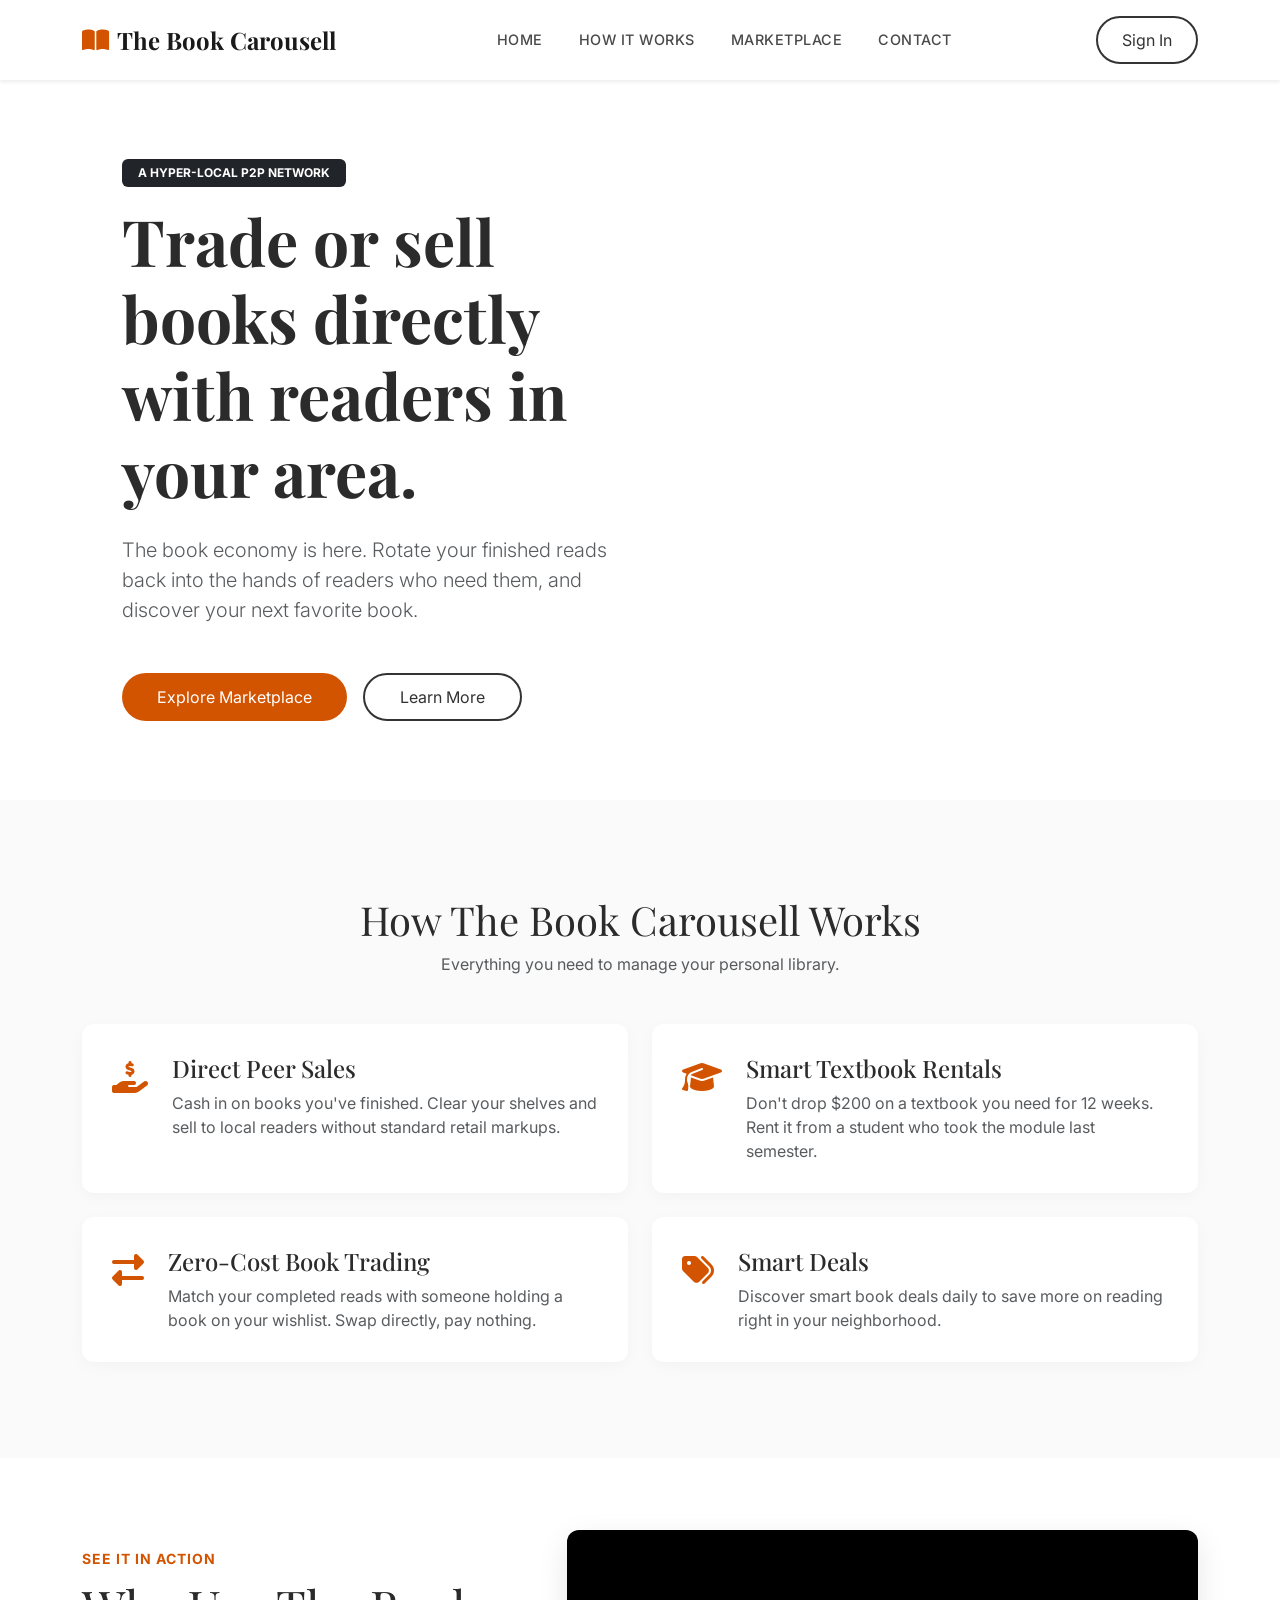
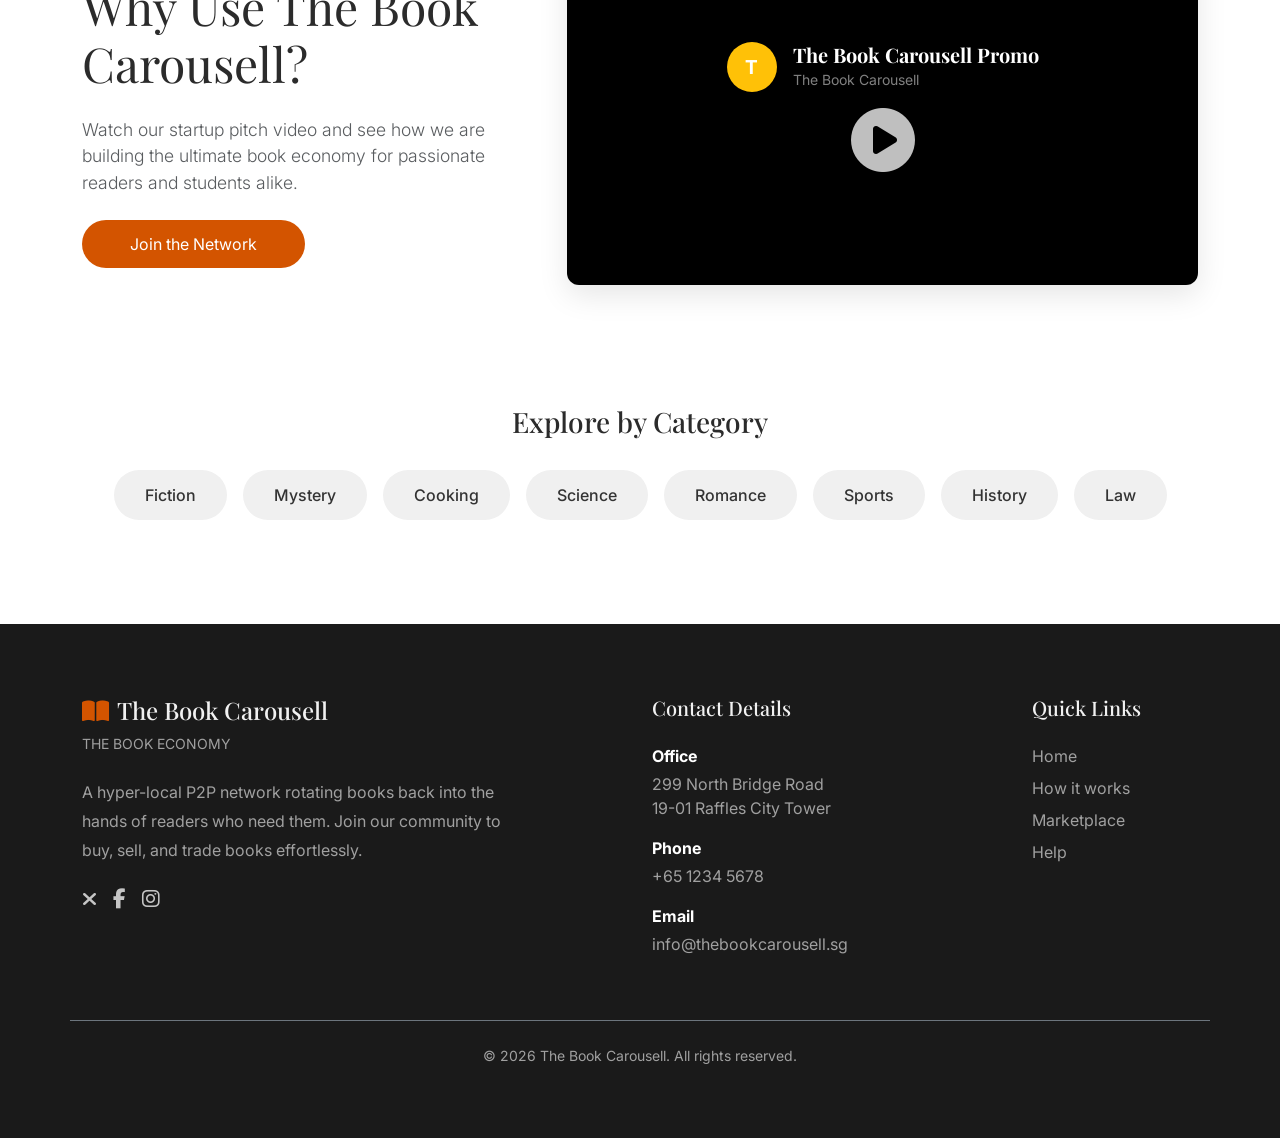
<file: Prac01/index.html>
<!DOCTYPE html>
<html lang="en">
<head>
    <meta charset="UTF-8">
    <meta name="viewport" content="width=device-width, initial-scale=1.0">
    <title>The Book Carousell</title>
    
    <!-- Bootstrap 5 CSS -->
    <link href="https://cdn.jsdelivr.net/npm/bootstrap@5.3.0/dist/css/bootstrap.min.css" rel="stylesheet">
    
    <!-- FontAwesome for Icons -->
    <link rel="stylesheet" href="https://cdnjs.cloudflare.com/ajax/libs/font-awesome/6.4.0/css/all.min.css">
    
    <!-- Google Fonts -->
    <link href="https://fonts.googleapis.com/css2?family=Playfair+Display:wght@400;600;700&family=Inter:wght@300;400;500;600&display=swap" rel="stylesheet">

    <!-- Custom CSS -->
    <link rel="stylesheet" href="styles.css">
</head>
<body>

    <nav class="navbar navbar-expand-lg navbar-light bg-white sticky-top shadow-sm py-3">
        <div class="container">
            <a class="navbar-brand brand-font d-flex align-items-center" href="#">
                <i class="fa-solid fa-book-open text-primary-custom me-2" style="color: #d35400;"></i>
                The Book Carousell
            </a>
            <button class="navbar-toggler" type="button" data-bs-toggle="collapse" data-bs-target="#mainNav">
                <span class="navbar-toggler-icon"></span>
            </button>
            <div class="collapse navbar-collapse" id="mainNav">
                <ul class="navbar-nav mx-auto">
                    <li class="nav-item"><a class="nav-link" href="index.html">Home</a></li>
                    <li class="nav-item"><a class="nav-link" href="how-it-works.html">How it works</a></li>
                    <li class="nav-item"><a class="nav-link" href="marketplace.html">Marketplace</a></li>
                    <li class="nav-item"><a class="nav-link" href="contact.html">Contact</a></li>
                </ul>
                <div class="d-none d-lg-block">
                    <a href="#" class="btn btn-outline-custom btn-sm px-4">Sign In</a>
                </div>
            </div>
        </div>
    </nav>

    <section class="hero-section">
        <div class="container">
            <div class="row">
                <div class="col-lg-7">
                    <div class="hero-content">
                        <span class="badge bg-dark mb-3 px-3 py-2 text-uppercase tracking-wider">A Hyper-Local P2P Network</span>
                        <h1 class="display-3 brand-font fw-bold mb-4">Trade or sell books directly with readers in your area.</h1>
                        <p class="lead text-muted mb-5">The book economy is here. Rotate your finished reads back into the hands of readers who need them, and discover your next favorite book.</p>
                        <div class="d-flex gap-3 flex-wrap">
                            <a href="#" class="btn btn-primary-custom">Explore Marketplace</a>
                            <a href="#" class="btn btn-outline-custom">Learn More</a>
                        </div>
                    </div>
                </div>
            </div>
        </div>
    </section>

    <section class="features-section py-5">
        <div class="container py-5">
            <div class="text-center mb-5">
                <h2 class="brand-font display-6">How The Book Carousell Works</h2>
                <p class="text-muted">Everything you need to manage your personal library.</p>
            </div>
            <div class="row g-4">
                <div class="col-md-6">
                    <div class="feature-card d-flex align-items-start">
                        <div class="feature-icon me-4">
                            <i class="fa-solid fa-hand-holding-dollar"></i>
                        </div>
                        <div>
                            <h4 class="brand-font mb-2">Direct Peer Sales</h4>
                            <p class="text-muted mb-0">Cash in on books you've finished. Clear your shelves and sell to local readers without standard retail markups.</p>
                        </div>
                    </div>
                </div>
                <div class="col-md-6">
                    <div class="feature-card d-flex align-items-start">
                        <div class="feature-icon me-4">
                            <i class="fa-solid fa-graduation-cap"></i>
                        </div>
                        <div>
                            <h4 class="brand-font mb-2">Smart Textbook Rentals</h4>
                            <p class="text-muted mb-0">Don't drop $200 on a textbook you need for 12 weeks. Rent it from a student who took the module last semester.</p>
                        </div>
                    </div>
                </div>
                <div class="col-md-6">
                    <div class="feature-card d-flex align-items-start">
                        <div class="feature-icon me-4">
                            <i class="fa-solid fa-right-left"></i>
                        </div>
                        <div>
                            <h4 class="brand-font mb-2">Zero-Cost Book Trading</h4>
                            <p class="text-muted mb-0">Match your completed reads with someone holding a book on your wishlist. Swap directly, pay nothing.</p>
                        </div>
                    </div>
                </div>
                <div class="col-md-6">
                    <div class="feature-card d-flex align-items-start">
                        <div class="feature-icon me-4">
                            <i class="fa-solid fa-tags"></i>
                        </div>
                        <div>
                            <h4 class="brand-font mb-2">Smart Deals</h4>
                            <p class="text-muted mb-0">Discover smart book deals daily to save more on reading right in your neighborhood.</p>
                        </div>
                    </div>
                </div>
            </div>
        </div>
    </section>

    <section class="video-cta-section py-5 my-4">
        <div class="container">
            <div class="row align-items-center g-5">
                <div class="col-lg-5 order-2 order-lg-1">
                    <span class="text-uppercase text-muted small fw-bold" style="letter-spacing: 1px; color: #d35400 !important;">See it in action</span>
                    <h2 class="display-5 brand-font mt-2 mb-4">Why Use The Book Carousell?</h2>
                    <p class="text-muted mb-4 lead" style="font-size: 1.1rem;">Watch our startup pitch video and see how we are building the ultimate book economy for passionate readers and students alike.</p>
                    <a href="#" class="btn btn-primary-custom px-5">Join the Network</a>
                </div>
                <div class="col-lg-7 order-1 order-lg-2">
                    <div class="video-container d-flex align-items-center justify-content-center p-4">
                        <div class="text-center w-100">
                            <div class="d-flex align-items-center gap-3 justify-content-center mb-3">
                                <div class="bg-warning text-white rounded-circle d-flex align-items-center justify-content-center" style="width: 50px; height: 50px; font-weight: bold; font-size: 1.2rem;">T</div>
                                <div class="text-start">
                                    <h5 class="mb-0 fw-bold text-white">The Book Carousell Promo</h5>
                                    <small class="text-white-50">The Book Carousell</small>
                                </div>
                            </div>
                            <i class="fa-solid fa-circle-play text-white opacity-75" style="font-size: 4rem; cursor: pointer;"></i>
                        </div>
                    </div>
                </div>
            </div>
        </div>
    </section>

    <section class="container py-5 text-center">
        <h3 class="brand-font mb-4">Explore by Category</h3>
        <div class="d-flex flex-wrap justify-content-center">
            <div class="category-pill">Fiction</div>
            <div class="category-pill">Mystery</div>
            <div class="category-pill">Cooking</div>
            <div class="category-pill">Science</div>
            <div class="category-pill">Romance</div>
            <div class="category-pill">Sports</div>
            <div class="category-pill">History</div>
            <div class="category-pill">Law</div>
        </div>
    </section>

    <footer class="footer-dark py-5 mt-5">
        <div class="container py-4">
            <div class="row gy-4 justify-content-between">
                <div class="col-lg-5">
                    <h4 class="brand-font mb-2"><i class="fa-solid fa-book-open me-2" style="color: #d35400;"></i>The Book Carousell</h4>
                    <p class="text-muted small mb-4 text-uppercase tracking-wider">The book economy</p>
                    <p class="text-muted" style="line-height: 1.8;">A hyper-local P2P network rotating books back into the hands of readers who need them. Join our community to buy, sell, and trade books effortlessly.</p>
                    
                    <div class="mt-4 d-flex gap-3">
                        <a href="#" class="text-white opacity-75"><i class="fa-solid fa-xmark fs-5"></i></a>
                        <a href="#" class="text-white opacity-75"><i class="fa-brands fa-facebook-f fs-5"></i></a>
                        <a href="#" class="text-white opacity-75"><i class="fa-brands fa-instagram fs-5"></i></a>
                    </div>
                </div>
                
                <div class="col-lg-3 col-md-6">
                    <h5 class="mb-4 brand-font">Contact Details</h5>
                    <ul class="list-unstyled text-muted">
                        <li class="mb-3">
                            <strong class="d-block text-white mb-1">Office</strong>
                            299 North Bridge Road<br>19-01 Raffles City Tower
                        </li>
                        <li class="mb-3">
                            <strong class="d-block text-white mb-1">Phone</strong>
                            +65 1234 5678
                        </li>
                        <li class="mb-3">
                            <strong class="d-block text-white mb-1">Email</strong>
                            info@thebookcarousell.sg
                        </li>
                    </ul>
                </div>
                
                <div class="col-lg-2 col-md-6">
                    <h5 class="mb-4 brand-font">Quick Links</h5>
                    <ul class="list-unstyled text-muted">
                        <li class="mb-2"><a href="#" class="text-muted text-decoration-none">Home</a></li>
                        <li class="mb-2"><a href="#" class="text-muted text-decoration-none">How it works</a></li>
                        <li class="mb-2"><a href="#" class="text-muted text-decoration-none">Marketplace</a></li>
                        <li class="mb-2"><a href="#" class="text-muted text-decoration-none">Help</a></li>
                    </ul>
                </div>
            </div>
            
            <div class="row mt-5 pt-4 border-top border-secondary">
                <div class="col-12 text-center">
                    <p class="text-muted small mb-0">&copy; 2026 The Book Carousell. All rights reserved.</p>
                </div>
            </div>
        </div>
    </footer>

    <!-- Bootstrap 5 JS Bundle -->
    <script src="https://cdn.jsdelivr.net/npm/bootstrap@5.3.0/dist/js/bootstrap.bundle.min.js"></script>
</body>
</html>
</file>
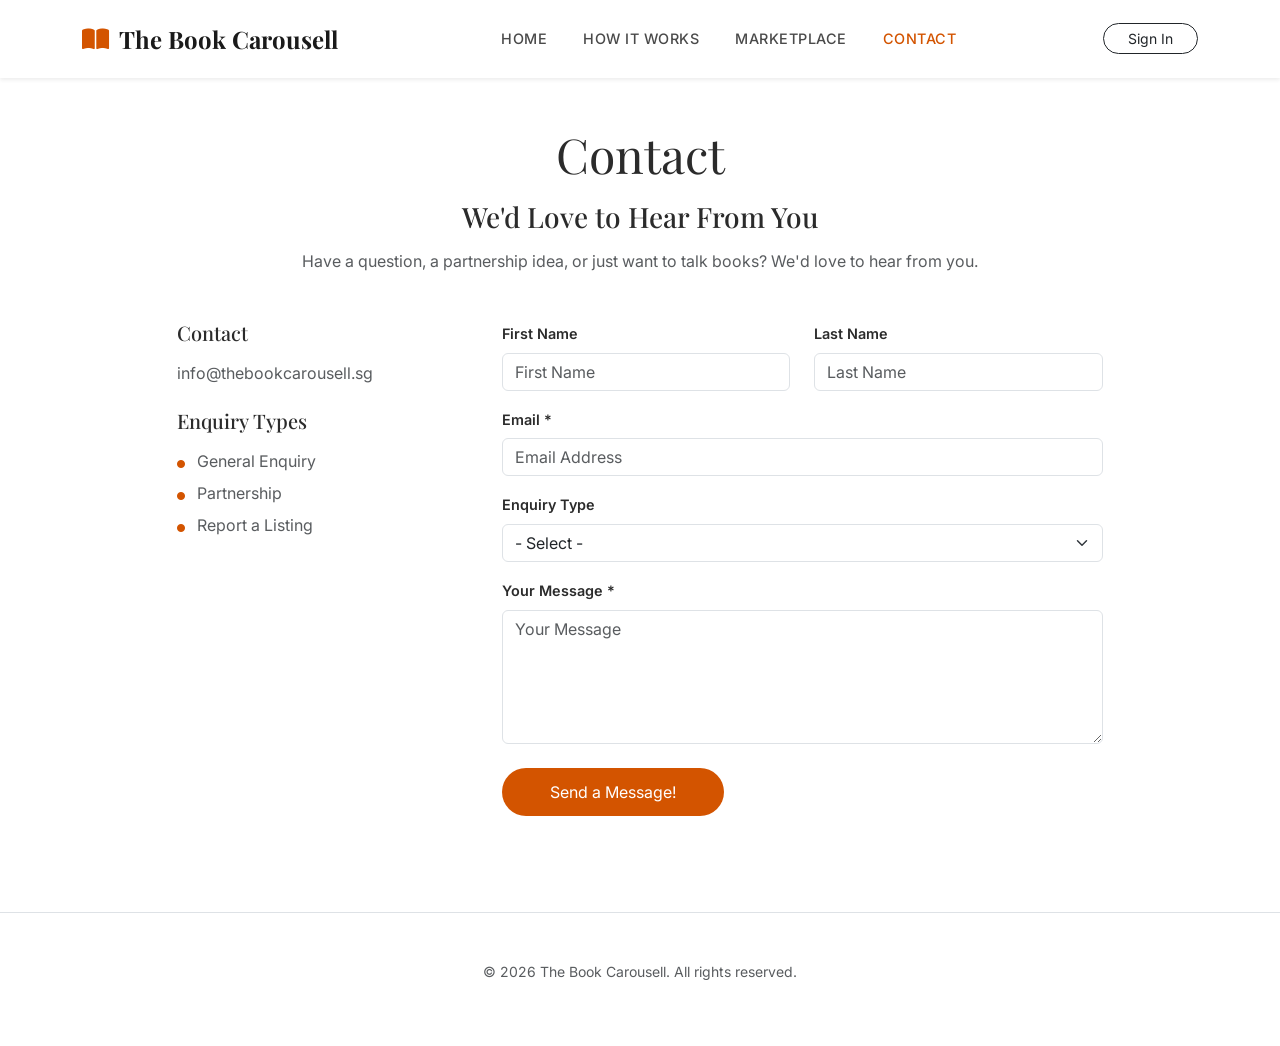
<file: Prac01/contact.html>
<!DOCTYPE html>
<html lang="en">
<head>
    <meta charset="UTF-8">
    <meta name="viewport" content="width=device-width, initial-scale=1.0">
    <title>Contact - The Book Carousell</title>
    
    <!-- Bootstrap 5 CSS -->
    <link href="https://cdn.jsdelivr.net/npm/bootstrap@5.3.0/dist/css/bootstrap.min.css" rel="stylesheet">
    
    <!-- FontAwesome for Icons -->
    <link rel="stylesheet" href="https://cdnjs.cloudflare.com/ajax/libs/font-awesome/6.4.0/css/all.min.css">
    
    <!-- Google Fonts -->
    <link href="https://fonts.googleapis.com/css2?family=Playfair+Display:wght@400;600;700&family=Inter:wght@300;400;500;600&display=swap" rel="stylesheet">

    <!-- Custom CSS -->
    <link rel="stylesheet" href="styles.css">
</head>
<body>

    <nav class="navbar navbar-expand-lg navbar-light bg-white sticky-top shadow-sm py-3">
        <div class="container">
            <a class="navbar-brand brand-font d-flex align-items-center" href="index.html">
                <i class="fa-solid fa-book-open" style="color: #d35400; margin-right: 10px;"></i>
                The Book Carousell
            </a>
            <button class="navbar-toggler" type="button" data-bs-toggle="collapse" data-bs-target="#mainNav">
                <span class="navbar-toggler-icon"></span>
            </button>
            <div class="collapse navbar-collapse" id="mainNav">
                <ul class="navbar-nav mx-auto">
                    <li class="nav-item"><a class="nav-link" href="index.html">Home</a></li>
                    <li class="nav-item"><a class="nav-link" href="how-it-works.html">How it works</a></li>
                    <li class="nav-item"><a class="nav-link" href="marketplace.html">Marketplace</a></li>
                    <li class="nav-item"><a class="nav-link" href="contact.html" style="color: #d35400 !important;">Contact</a></li>
                </ul>
                <div class="d-none d-lg-block">
                    <a href="#" class="btn btn-outline-dark btn-sm px-4 rounded-pill">Sign In</a>
                </div>
            </div>
        </div>
    </nav>

    <main class="container py-5">
        <div class="row justify-content-center">
            <div class="col-lg-10">
                <div class="text-center mb-5">
                    <h2 class="brand-font display-5 mb-3">Contact</h2>
                    <h3 class="brand-font">We'd Love to Hear From You</h3>
                    <p class="text-muted mt-3">Have a question, a partnership idea, or just want to talk books? We'd love to hear from you.</p>
                </div>

                <div class="row g-5">
                    <div class="col-md-4">
                        <h5 class="brand-font mb-3">Contact</h5>
                        <p class="text-muted"><a href="mailto:info@thebookcarousell.sg" class="text-decoration-none text-muted">info@thebookcarousell.sg</a></p>
                        
                        <h5 class="brand-font mt-4 mb-3">Enquiry Types</h5>
                        <ul class="list-unstyled text-muted">
                            <li class="mb-2"><i class="fa-solid fa-circle text-primary-custom me-2" style="font-size: 0.5rem; color: #d35400;"></i> General Enquiry</li>
                            <li class="mb-2"><i class="fa-solid fa-circle text-primary-custom me-2" style="font-size: 0.5rem; color: #d35400;"></i> Partnership</li>
                            <li class="mb-2"><i class="fa-solid fa-circle text-primary-custom me-2" style="font-size: 0.5rem; color: #d35400;"></i> Report a Listing</li>
                        </ul>
                    </div>

                    <div class="col-md-8">
                        <form>
                            <div class="row">
                                <div class="col-md-6 mb-3">
                                    <label class="form-label">First Name</label>
                                    <input type="text" class="form-control" placeholder="First Name">
                                </div>
                                <div class="col-md-6 mb-3">
                                    <label class="form-label">Last Name</label>
                                    <input type="text" class="form-control" placeholder="Last Name">
                                </div>
                            </div>
                            <div class="mb-3">
                                <label class="form-label">Email *</label>
                                <input type="email" class="form-control" placeholder="Email Address">
                            </div>
                            <div class="mb-3">
                                <label class="form-label">Enquiry Type</label>
                                <select class="form-select">
                                    <option>- Select -</option>
                                    <option>General Enquiry</option>
                                    <option>Partnership</option>
                                    <option>Report a Listing</option>
                                </select>
                            </div>
                            <div class="mb-4">
                                <label class="form-label">Your Message *</label>
                                <textarea class="form-control" rows="5" placeholder="Your Message"></textarea>
                            </div>
                            <button type="submit" class="btn btn-primary-custom px-5">Send a Message!</button>
                        </form>
                    </div>
                </div>
            </div>
        </div>
    </main>

    <footer class="border-top py-5 mt-5">
        <div class="container text-center">
            <p class="text-muted small">&copy; 2026 The Book Carousell. All rights reserved.</p>
        </div>
    </footer>

    <script src="https://cdn.jsdelivr.net/npm/bootstrap@5.3.0/dist/js/bootstrap.bundle.min.js"></script>
</body>
</html>
</file>
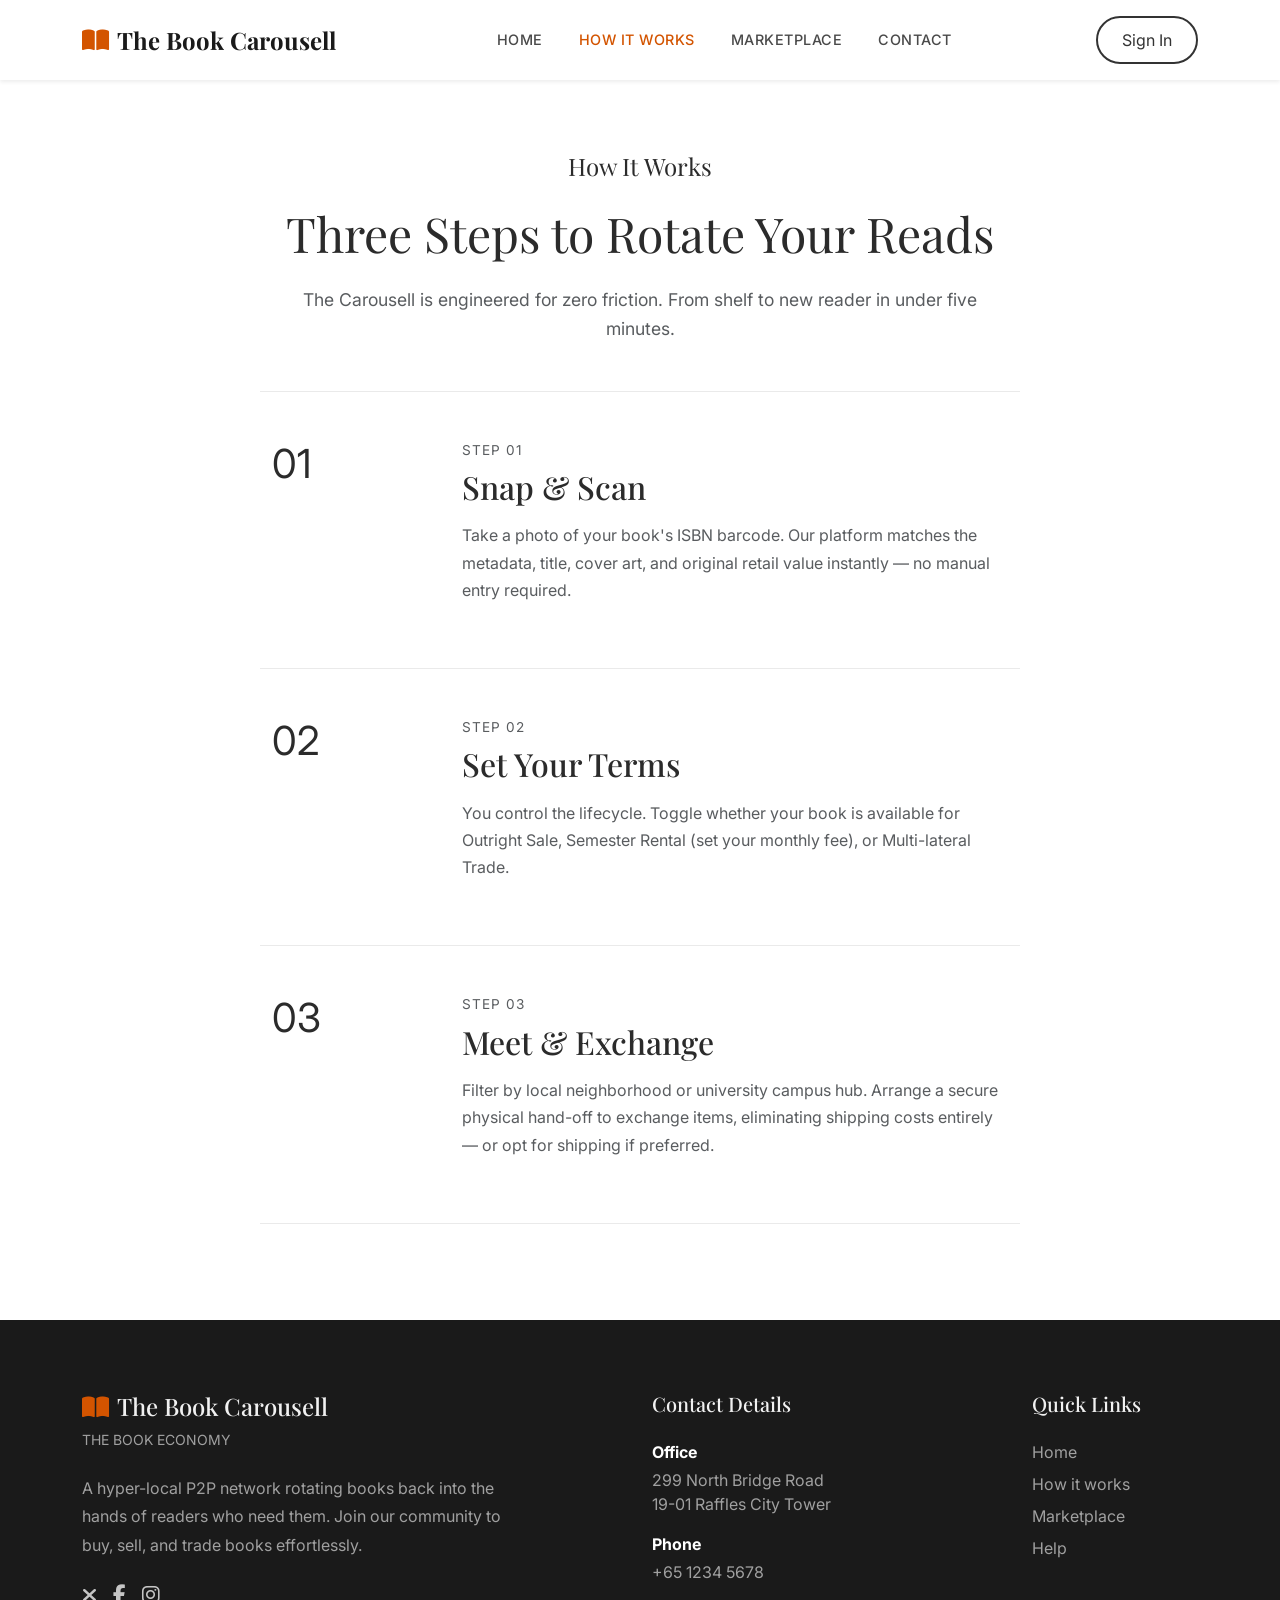
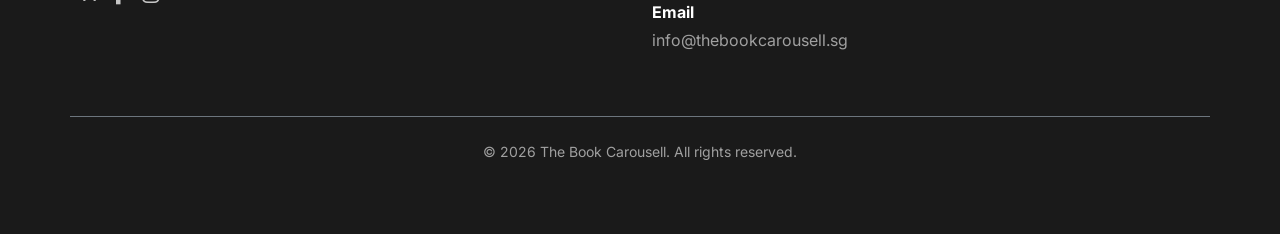
<file: Prac01/how-it-works.html>
<!DOCTYPE html>
<html lang="en">
<head>
    <meta charset="UTF-8">
    <meta name="viewport" content="width=device-width, initial-scale=1.0">
    <title>How It Works - The Book Carousell</title>
    
    <!-- Bootstrap 5 CSS -->
    <link href="https://cdn.jsdelivr.net/npm/bootstrap@5.3.0/dist/css/bootstrap.min.css" rel="stylesheet">
    
    <!-- FontAwesome for Icons -->
    <link rel="stylesheet" href="https://cdnjs.cloudflare.com/ajax/libs/font-awesome/6.4.0/css/all.min.css">
    
    <!-- Google Fonts -->
    <link href="https://fonts.googleapis.com/css2?family=Playfair+Display:wght@400;600;700&family=Inter:wght@300;400;500;600&display=swap" rel="stylesheet">

    <!-- Custom CSS -->
    <link rel="stylesheet" href="styles.css">
</head>
<body>

    <!-- Navigation -->
    <nav class="navbar navbar-expand-lg navbar-light bg-white sticky-top shadow-sm py-3">
        <div class="container">
            <a class="navbar-brand brand-font d-flex align-items-center" href="index.html">
                <i class="fa-solid fa-book-open text-primary-custom me-2" style="color: #d35400;"></i>
                The Book Carousell
            </a>
            <button class="navbar-toggler" type="button" data-bs-toggle="collapse" data-bs-target="#mainNav">
                <span class="navbar-toggler-icon"></span>
            </button>
            <div class="collapse navbar-collapse" id="mainNav">
                <ul class="navbar-nav mx-auto">
                    <li class="nav-item"><a class="nav-link" href="index.html">Home</a></li>
                    <li class="nav-item"><a class="nav-link" href="how-it-works.html" style="color: #d35400 !important;">How it works</a></li>
                    <li class="nav-item"><a class="nav-link" href="marketplace.html">Marketplace</a></li>
                    <li class="nav-item"><a class="nav-link" href="contact.html">Contact</a></li>
                </ul>
                <div class="d-none d-lg-block">
                    <a href="#" class="btn btn-outline-custom btn-sm px-4">Sign In</a>
                </div>
            </div>
        </div>
    </nav>

    <!-- Main Content: How It Works -->
    <main class="container py-5 mt-4">
        
        <!-- Page Header -->
        <div class="text-center mb-5">
            <h1 class="fs-4 mb-4" style="font-weight: 400;">How It Works</h1>
            <h2 class="display-5 brand-font mb-4">Three Steps to Rotate Your Reads</h2>
            <p class="text-muted mx-auto" style="max-width: 700px; font-size: 1.1rem; line-height: 1.6;">
                The Carousell is engineered for zero friction. From shelf to new reader in under five minutes.
            </p>
        </div>

        <!-- Steps Layout -->
        <div class="row justify-content-center mb-5">
            <div class="col-lg-8 col-md-10">
                
                <!-- Step 01 -->
                <div class="row py-5 border-top border-bottom border-light" style="border-color: #eaeaea !important;">
                    <div class="col-sm-3 col-12 mb-3 mb-sm-0">
                        <span class="display-6" style="font-weight: 400;">01</span>
                    </div>
                    <div class="col-sm-9 col-12">
                        <p class="text-uppercase text-muted mb-2" style="font-size: 0.85rem; letter-spacing: 1px;">Step 01</p>
                        <h3 class="brand-font mb-3 fs-2">Snap & Scan</h3>
                        <p class="text-muted" style="line-height: 1.7;">
                            Take a photo of your book's ISBN barcode. Our platform matches the metadata, title, cover art, and original retail value instantly — no manual entry required.
                        </p>
                    </div>
                </div>

                <!-- Step 02 -->
                <div class="row py-5 border-bottom border-light" style="border-color: #eaeaea !important;">
                    <div class="col-sm-3 col-12 mb-3 mb-sm-0">
                        <span class="display-6" style="font-weight: 400;">02</span>
                    </div>
                    <div class="col-sm-9 col-12">
                        <p class="text-uppercase text-muted mb-2" style="font-size: 0.85rem; letter-spacing: 1px;">Step 02</p>
                        <h3 class="brand-font mb-3 fs-2">Set Your Terms</h3>
                        <p class="text-muted" style="line-height: 1.7;">
                            You control the lifecycle. Toggle whether your book is available for Outright Sale, Semester Rental (set your monthly fee), or Multi-lateral Trade.
                        </p>
                    </div>
                </div>

                <!-- Step 03 -->
                <div class="row py-5 border-bottom border-light" style="border-color: #eaeaea !important;">
                    <div class="col-sm-3 col-12 mb-3 mb-sm-0">
                        <span class="display-6" style="font-weight: 400;">03</span>
                    </div>
                    <div class="col-sm-9 col-12">
                        <p class="text-uppercase text-muted mb-2" style="font-size: 0.85rem; letter-spacing: 1px;">Step 03</p>
                        <h3 class="brand-font mb-3 fs-2">Meet & Exchange</h3>
                        <p class="text-muted" style="line-height: 1.7;">
                            Filter by local neighborhood or university campus hub. Arrange a secure physical hand-off to exchange items, eliminating shipping costs entirely — or opt for shipping if preferred.
                        </p>
                    </div>
                </div>

            </div>
        </div>
    </main>

    <!-- Footer -->
    <footer class="footer-dark py-5">
        <div class="container py-4">
            <div class="row gy-4 justify-content-between">
                <div class="col-lg-5">
                    <h4 class="brand-font mb-2"><i class="fa-solid fa-book-open me-2" style="color: #d35400;"></i>The Book Carousell</h4>
                    <p class="text-muted small mb-4 text-uppercase tracking-wider">The book economy</p>
                    <p class="text-muted" style="line-height: 1.8;">A hyper-local P2P network rotating books back into the hands of readers who need them. Join our community to buy, sell, and trade books effortlessly.</p>
                    
                    <div class="mt-4 d-flex gap-3">
                        <a href="#" class="text-white opacity-75"><i class="fa-solid fa-xmark fs-5"></i></a>
                        <a href="#" class="text-white opacity-75"><i class="fa-brands fa-facebook-f fs-5"></i></a>
                        <a href="#" class="text-white opacity-75"><i class="fa-brands fa-instagram fs-5"></i></a>
                    </div>
                </div>
                
                <div class="col-lg-3 col-md-6">
                    <h5 class="mb-4 brand-font">Contact Details</h5>
                    <ul class="list-unstyled text-muted">
                        <li class="mb-3">
                            <strong class="d-block text-white mb-1">Office</strong>
                            299 North Bridge Road<br>19-01 Raffles City Tower
                        </li>
                        <li class="mb-3">
                            <strong class="d-block text-white mb-1">Phone</strong>
                            +65 1234 5678
                        </li>
                        <li class="mb-3">
                            <strong class="d-block text-white mb-1">Email</strong>
                            info@thebookcarousell.sg
                        </li>
                    </ul>
                </div>
                
                <div class="col-lg-2 col-md-6">
                    <h5 class="mb-4 brand-font">Quick Links</h5>
                    <ul class="list-unstyled text-muted">
                        <li class="mb-2"><a href="index.html" class="text-muted text-decoration-none">Home</a></li>
                        <li class="mb-2"><a href="how-it-works.html" class="text-muted text-decoration-none">How it works</a></li>
                        <li class="mb-2"><a href="#" class="text-muted text-decoration-none">Marketplace</a></li>
                        <li class="mb-2"><a href="#" class="text-muted text-decoration-none">Help</a></li>
                    </ul>
                </div>
            </div>
            
            <div class="row mt-5 pt-4 border-top border-secondary">
                <div class="col-12 text-center">
                    <p class="text-muted small mb-0">&copy; 2026 The Book Carousell. All rights reserved.</p>
                </div>
            </div>
        </div>
    </footer>

    <!-- Bootstrap 5 JS Bundle -->
    <script src="https://cdn.jsdelivr.net/npm/bootstrap@5.3.0/dist/js/bootstrap.bundle.min.js"></script>
</body>
</html>
</file>
<file: Prac01/styles.css>
body {
    font-family: 'Inter', sans-serif;
    color: #2b2b2b;
}

h1, h2, h3, h4, h5, .brand-font {
    font-family: 'Playfair Display', serif;
}

a {
    text-decoration: none;
}

.navbar-brand {
    font-size: 1.5rem;
    font-weight: 700;
    color: #1a1a1a !important;
}

.nav-link {
    font-size: 0.9rem;
    font-weight: 500;
    text-transform: uppercase;
    letter-spacing: 0.5px;
    margin: 0 10px;
    color: #4a4a4a !important;
    transition: color 0.3s;
}

.nav-link:hover {
    color: #d35400 !important;
}

.hero-section {
    background: linear-gradient(to right, rgba(255, 255, 255, 0.95) 0%, rgba(255, 255, 255, 0.7) 50%, rgba(255, 255, 255, 0) 100%), url('https://images.unsplash.com/photo-1495446815901-a7297e633e8d?auto=format&fit=crop&w=1600&q=80');
    background-size: cover;
    background-position: center;
    min-height: 80vh;
    display: flex;
    align-items: center;
}

.hero-content {
    max-width: 600px;
    padding: 40px;
}

.btn-primary-custom {
    background-color: #d35400;
    color: white;
    border: none;
    padding: 12px 35px;
    font-size: 1rem;
    border-radius: 50px;
    transition: background-color 0.3s, transform 0.2s;
}

.btn-primary-custom:hover {
    background-color: #a04000;
    color: white;
    transform: translateY(-2px);
}

.btn-outline-custom {
    background-color: transparent;
    color: #333;
    border: 2px solid #333;
    padding: 10px 35px;
    font-size: 1rem;
    border-radius: 50px;
    transition: all 0.3s;
}

.btn-outline-custom:hover {
    background-color: #333;
    color: white;
}

.features-section {
    background-color: #fafafa;
}

.feature-card {
    background: #fff;
    padding: 30px;
    border-radius: 12px;
    box-shadow: 0 4px 15px rgba(0,0,0,0.03);
    height: 100%;
    transition: transform 0.3s;
}

.feature-card:hover {
    transform: translateY(-5px);
}

.feature-icon {
    font-size: 2rem;
    color: #d35400;
    margin-bottom: 20px;
}

.video-cta-section {
    background-color: #fff;
}

.video-container {
    background-color: #000;
    border-radius: 12px;
    overflow: hidden;
    position: relative;
    aspect-ratio: 16/9;
    box-shadow: 0 10px 30px rgba(0,0,0,0.1);
}

.category-pill {
    display: inline-block;
    padding: 12px 30px;
    background-color: #f0f0f0;
    color: #333;
    border-radius: 50px;
    font-weight: 500;
    margin: 8px;
    transition: all 0.3s;
    cursor: pointer;
    border: 1px solid transparent;
}

.category-pill:hover {
    background-color: #d35400;
    color: white;
    border-color: #d35400;
}

.footer-dark {
    background-color: #1a1a1a;
    color: #f1f1f1;
}

.footer-dark .text-muted {
    color: #a0a0a0 !important;
}

/* Marketplace */
.book-card {
    border: 1px solid #eee;
    border-radius: 10px;
    padding: 20px;
    transition: transform 0.3s, box-shadow 0.3s;
    height: 100%;
}

.book-card:hover {
    transform: translateY(-5px);
    box-shadow: 0 10px 20px rgba(0,0,0,0.05);
}

.book-img {
    height: 200px;
    object-fit: cover;
    width: 100%;
    border-radius: 5px;
    margin-bottom: 15px;
}

.badge-custom {
    font-size: 0.7rem;
    padding: 5px 10px;
    text-transform: uppercase;
    font-weight: 700;
}

.form-container {
    background-color: #f8f9fa;
    border-radius: 15px;
    padding: 40px;
}

.form-label {
    font-weight: 600;
    font-size: 0.9rem;
}
</file>
